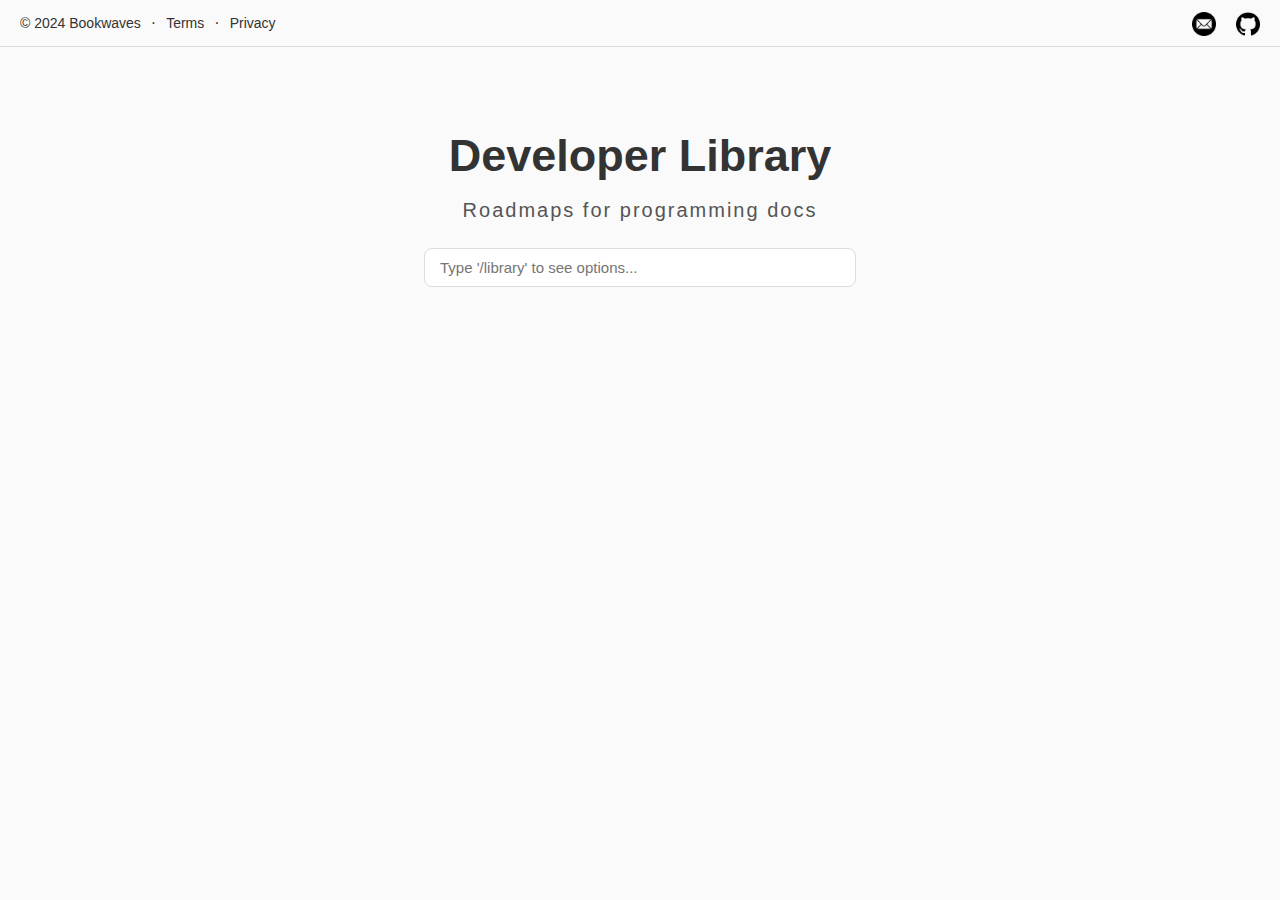
<file: index.html>
<!DOCTYPE html>
<html lang="en">
  <head>
    <meta charset="UTF-8" />
    <meta name="viewport" content="width=device-width, initial-scale=1.0" />
    <title>Bookwaves</title>
    <link rel="stylesheet" href="styles.css" />
  </head>
  <body>
    <!-- Navigation Bar -->
    <nav class="navbar">
      <div class="navbar-left">
        <a href="./index.html" class="navbar-link">© 2024 Bookwaves</a>
        <span>·</span>
        <a href="./legal/terms.html" class="navbar-link" target="_blank"
          >Terms</a
        >
        <span>·</span>
        <a href="./legal/privacy.html" class="navbar-link" target="_blank"
          >Privacy</a
        >
      </div>
      <div class="navbar-right">
        <a href="mailto:floriansamsonlup@gmail.com" class="navbar-icon"
          ><img src="./assets/email.png" alt="Email Icon" height="20px"
        /></a>
        <a href="https://github.com/Florian-Lup/bookwaves.git" class="navbar-icon" target="_blank"
          ><img src="./assets/github.png" alt="GitHub Icon" height="20px"
        /></a>
      </div>
    </nav>

    <!-- Header Section -->
    <div class="header">
      <h1>Developer Library</h1>
      <p>Roadmaps for programming docs</p>
    </div>

    <!-- Command Input -->
    <input
      type="text"
      id="commandInput"
      placeholder="Type '/library' to see options..."
      autocomplete="off"
    />

    <!-- Command Options Container -->
    <div id="commandOptionsContainer" class="hidden">
      <div class="command-search-container">
        <div class="command-search">
          <input type="text" id="searchInput" placeholder="Search..." />
        </div>
        <button id="closeButton" class="hidden">Close</button>
      </div>
      <ul id="commandOptions"></ul>
    </div>

    <!-- Tree View -->
    <ul id="treeView" class="tree hidden"></ul>

    <!-- Data and Script Files -->
    <script src="data/htmlData.js"></script>
    <script src="data/cssData.js"></script>
    <script src="data/jsData.js"></script>
    <script src="script.js"></script>
  </body>
</html>
</file>
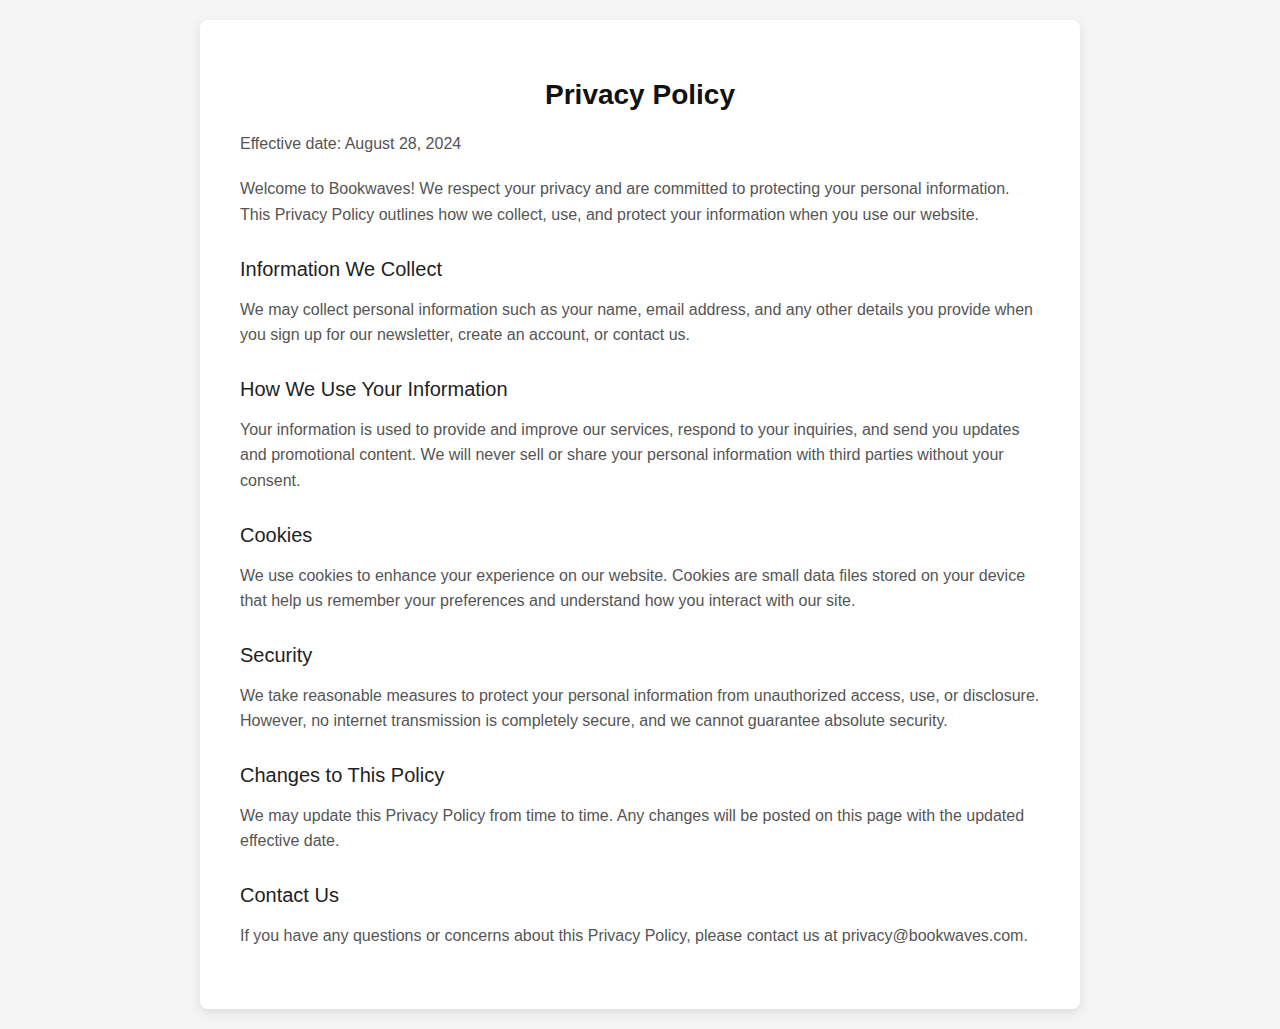
<file: legal/privacy.html>
<!DOCTYPE html>
<html lang="en">
  <head>
    <meta charset="UTF-8" />
    <meta name="viewport" content="width=device-width, initial-scale=1.0" />
    <title>Privacy Policy | Bookwaves</title>
    <link rel="stylesheet" href="./stylesLegal.css" />
  </head>
  <body>
    <div class="container">
      <h1>Privacy Policy</h1>
      <p>Effective date: August 28, 2024</p>

      <p>
        Welcome to Bookwaves! We respect your privacy and are committed to
        protecting your personal information. This Privacy Policy outlines how
        we collect, use, and protect your information when you use our website.
      </p>

      <h2>Information We Collect</h2>
      <p>
        We may collect personal information such as your name, email address,
        and any other details you provide when you sign up for our newsletter,
        create an account, or contact us.
      </p>

      <h2>How We Use Your Information</h2>
      <p>
        Your information is used to provide and improve our services, respond to
        your inquiries, and send you updates and promotional content. We will
        never sell or share your personal information with third parties without
        your consent.
      </p>

      <h2>Cookies</h2>
      <p>
        We use cookies to enhance your experience on our website. Cookies are
        small data files stored on your device that help us remember your
        preferences and understand how you interact with our site.
      </p>

      <h2>Security</h2>
      <p>
        We take reasonable measures to protect your personal information from
        unauthorized access, use, or disclosure. However, no internet
        transmission is completely secure, and we cannot guarantee absolute
        security.
      </p>

      <h2>Changes to This Policy</h2>
      <p>
        We may update this Privacy Policy from time to time. Any changes will be
        posted on this page with the updated effective date.
      </p>

      <h2>Contact Us</h2>
      <p>
        If you have any questions or concerns about this Privacy Policy, please
        contact us at privacy@bookwaves.com.
      </p>
    </div>
  </body>
</html>
</file>
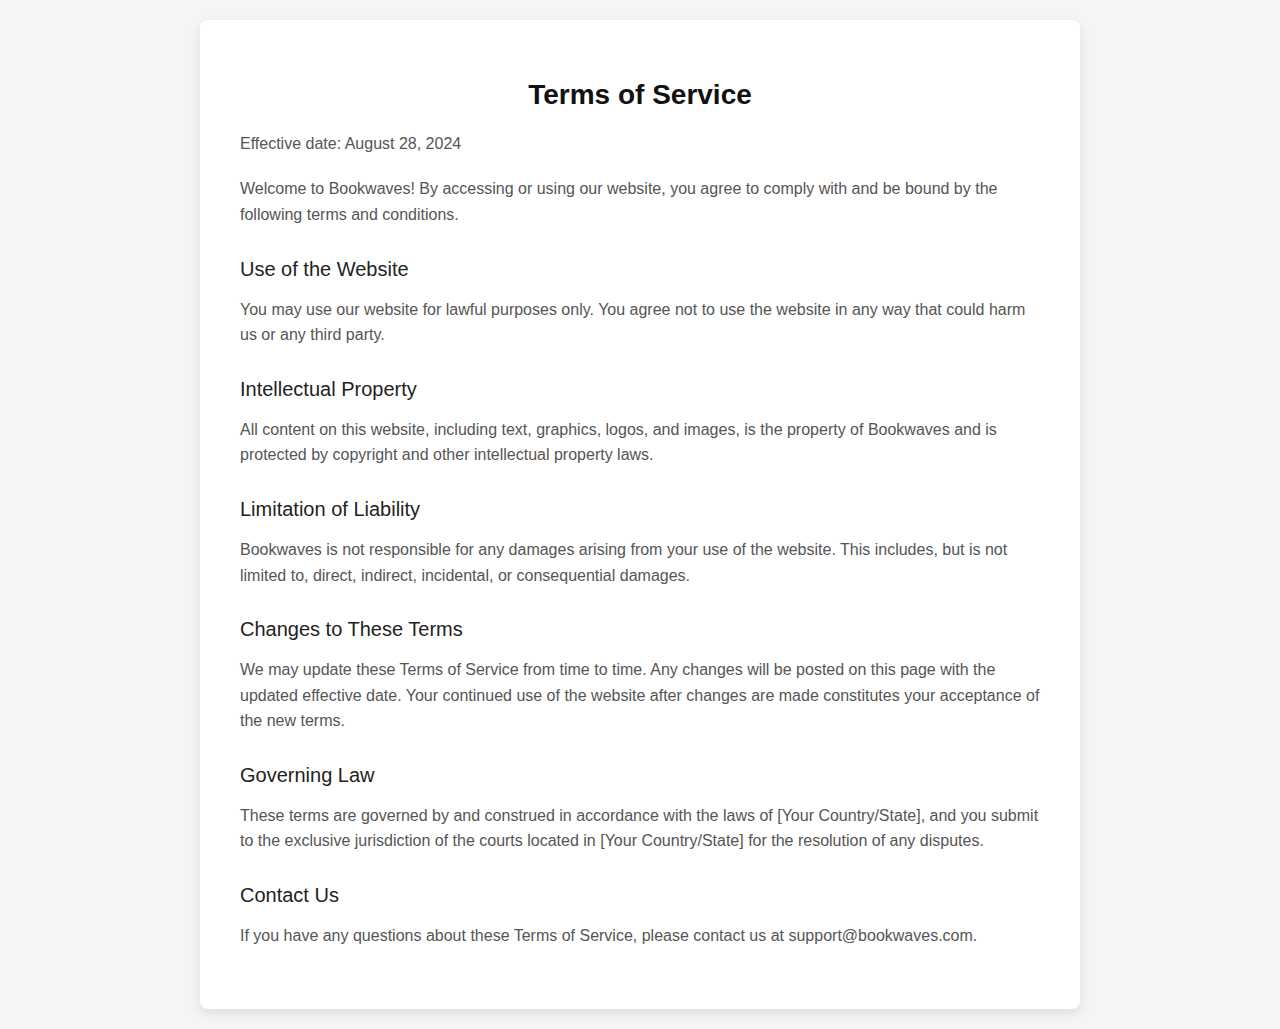
<file: legal/terms.html>
<!DOCTYPE html>
<html lang="en">
  <head>
    <meta charset="UTF-8" />
    <meta name="viewport" content="width=device-width, initial-scale=1.0" />
    <title>Terms of Service | Bookwaves</title>
    <link rel="stylesheet" href="./stylesLegal.css" />
  </head>
  <body>
    <div class="container">
      <h1>Terms of Service</h1>
      <p>Effective date: August 28, 2024</p>

      <p>
        Welcome to Bookwaves! By accessing or using our website, you agree to
        comply with and be bound by the following terms and conditions.
      </p>

      <h2>Use of the Website</h2>
      <p>
        You may use our website for lawful purposes only. You agree not to use
        the website in any way that could harm us or any third party.
      </p>

      <h2>Intellectual Property</h2>
      <p>
        All content on this website, including text, graphics, logos, and
        images, is the property of Bookwaves and is protected by copyright and
        other intellectual property laws.
      </p>

      <h2>Limitation of Liability</h2>
      <p>
        Bookwaves is not responsible for any damages arising from your use of
        the website. This includes, but is not limited to, direct, indirect,
        incidental, or consequential damages.
      </p>

      <h2>Changes to These Terms</h2>
      <p>
        We may update these Terms of Service from time to time. Any changes will
        be posted on this page with the updated effective date. Your continued
        use of the website after changes are made constitutes your acceptance of
        the new terms.
      </p>

      <h2>Governing Law</h2>
      <p>
        These terms are governed by and construed in accordance with the laws of
        [Your Country/State], and you submit to the exclusive jurisdiction of
        the courts located in [Your Country/State] for the resolution of any
        disputes.
      </p>

      <h2>Contact Us</h2>
      <p>
        If you have any questions about these Terms of Service, please contact
        us at support@bookwaves.com.
      </p>
    </div>
  </body>
</html>
</file>
<file: styles.css>
/* Base Styling */
body {
  padding-top: 60px; /* Adjust for fixed navbar height */
  font-family: -apple-system, BlinkMacSystemFont, "Segoe UI", Roboto,
    "Helvetica Neue", Arial, sans-serif;
  background-color: #fafafa;
  color: #333;
  margin: 0;
  display: flex;
  flex-direction: column;
  justify-content: flex-start;
  align-items: center;
  padding: 20px;
  line-height: 1.6;
}

/* Header Styling */
.header {
  margin-top: 100px; /* Space below navbar */
}

.header h1 {
  font-size: 45px;
  color: #333;
  margin: 0;
  font-weight: 700;
  text-align: center;
}

.header p {
  font-size: 20px;
  color: #555;
  letter-spacing: 2px;
  margin: 0 0 20px;
  text-align: center;
  max-width: 600px;
  line-height: 1.8;
}

/* Form and List Elements inherit body font */
input,
button,
ul {
  font-family: inherit;
}

/* Remove default focus outlines */
input:focus,
button:focus {
  outline: none;
}

/* Command Input */
#commandInput {
  width: 100%;
  max-width: 400px;
  padding: 10px 15px;
  font-size: 15px;
  border: 1px solid #ddd;
  border-radius: 8px;
  transition: border-color 0.3s ease, box-shadow 0.3s ease;
  margin-bottom: 20px;
}

#commandInput:focus {
  border-color: #007aff;
  box-shadow: 0 0 8px rgba(0, 122, 255, 0.3); /* Focus state with blue border and shadow */
}

/* Command Options Container */
#commandOptionsContainer {
  background-color: #fff;
  border-radius: 8px;
  box-shadow: 0 8px 24px rgba(0, 0, 0, 0.1); /* Subtle shadow for depth */
  max-width: 400px;
  width: 100%;
  padding: 15px;
  margin-bottom: 20px; /* Space between options and tree view */
}

/* Search Bar and Close Button Container */
.command-search-container {
  display: flex;
  align-items: center;
  justify-content: flex-start;
  margin-bottom: 16px;
  width: 100%; /* Full width container */
}

.command-search {
  flex-grow: 1; /* Allow the search bar to take up available space */
}

.command-search input {
  width: 100%; /* Full width input */
  padding: 7px;
  font-size: 15px;
  border: 1px solid #d1d1d6;
  border-radius: 8px;
  background-color: #f9f9f9;
  transition: background-color 0.3s ease, border-color 0.3s ease;
  box-sizing: border-box; /* Ensure padding is included in width */
}

.command-search input:focus {
  background-color: #fff;
  border-color: #007aff; /* Blue border on focus */
}

/* Close Button Styling */
#closeButton {
  padding: 7px 20px;
  font-size: 15px;
  background-color: #ff3333;
  color: #fff;
  border: none;
  border-radius: 8px;
  cursor: pointer;
  margin-left: 10px; /* Space between search bar and button */
  transition: background-color 0.3s ease;
  flex-shrink: 0; /* Prevent the button from shrinking */
}

#closeButton:hover {
  background-color: #cc0000; /* Darker red on hover */
}

/* Command Options List */
#commandOptions {
  list-style-type: none; /* Remove default list markers */
  margin: 0;
  padding: 0;
}

#commandOptions li {
  font-size: 15px;
  padding: 5px;
  color: #007aff;
  cursor: pointer;
  border-bottom: 1px solid #ddd;
  transition: background-color 0.3s ease, color 0.3s ease; /* Smooth transition on hover */
}

#commandOptions li:last-child {
  border-bottom: none; /* Remove bottom border from last item */
}

#commandOptions li:hover,
#commandOptions li.selected {
  background-color: #007aff;
  color: #fff;
  border-radius: 0 0 8px 8px; /* Rounded corners for selected item */
}

/* Tree View Container */
#treeView {
  padding: 15px;
  background-color: #fff;
  border-radius: 12px;
  max-width: 400px;
  width: 100%;
  margin-bottom: 10px;
}

/* Utility class to hide elements */
.hidden {
  display: none;
}

/* Tree Structure Styling */
.tree {
  list-style-type: none; /* Remove default list markers */
  margin: 0;
  padding: 0;
  background-color: #fff;
  border-radius: 8px;
  border: 1px solid #ddd;
  padding: 20px;
}

.tree li {
  line-height: 1.8;
  padding-left: 20px;
  position: relative;
  font-size: 14px;
  color: #555;
}

.tree li::before,
.tree li::after {
  border-color: #ddd; /* Light gray lines for structure */
}

.tree li::before {
  content: "";
  border-left: 1px solid #ddd; /* Vertical line */
  height: 100%;
}

.tree li:last-child::before {
  height: 1.5em; /* Limit vertical line height for the last node */
}

.tree li:last-child:only-child::before {
  display: none; /* Hide the vertical line for the last leaf */
}

.tree li:last-child::after {
  display: none; /* Remove the horizontal line for the last child */
}

/* Caret (toggle) Styling for Collapsible Tree Nodes */
.caret {
  cursor: pointer;
  user-select: none;
  display: inline-block;
  position: relative;
  padding-left: 15px; /* Align caret with the lines */
  color: #007bff; /* Blue caret */
}

.caret::before {
  content: "\25B6"; /* Right-pointing triangle */
  color: inherit;
  display: inline-block;
  margin-right: 6px;
  transition: transform 0.3s ease; /* Smooth rotation */
}

.caret:hover {
  color: #0056b3; /* Darker blue on hover */
}

.caret-down::before {
  transform: rotate(90deg); /* Rotate triangle when expanded */
}

/* Nested Tree Levels */
.nested {
  display: none; /* Initially hidden */
  margin-left: 20px;
  border-left: 1px solid #ddd; /* Subtle light gray border */
  padding-left: 15px;
}

/* Active class to show nested items */
.active {
  display: block;
}

ul.tree,
ul.nested {
  list-style-type: none;
  padding-left: 0;
}

/* Level-specific Borders */
.nested.level-1 {
  border-left: 1px solid #007bff; /* Blue border for first level */
}

.nested.level-2 {
  border-left: 1px solid #ff5733; /* Orange border for second level */
}

.nested.level-3 {
  border-left: 1px solid #28a745; /* Green border for third level */
}

.nested.level-4 {
  border-left: 1px solid #6f42c1; /* Purple border for fourth level */
}

/* Additional Levels if Needed */
.nested.level-5 {
  border-left: 1px solid #17a2b8; /* Teal border for fifth level */
}

.nested.level-6 {
  border-left: 1px solid #e83e8c; /* Pink border for sixth level */
}

/* Navbar Styling */
.navbar {
  width: 100%;
  background-color: #fafafa; /* Match the body background color */
  color: #333;
  display: flex;
  justify-content: space-between;
  align-items: center;
  padding: 10px 20px;
  box-sizing: border-box;
  position: fixed;
  top: 0;
  left: 0;
  z-index: 1000; /* Ensure navbar stays on top */
  border-bottom: 1px solid #ddd; /* Subtle bottom border */
}

.navbar-left {
  display: flex;
  align-items: center;
}

.navbar-link {
  color: #333;
  text-decoration: none;
  margin-right: 20px;
  font-size: 14px;
  transition: color 0.3s ease;
  line-height: 24px; /* Align text vertically with icons */
}

.navbar-link:hover {
  color: #007aff;
}

.navbar-right {
  display: flex;
  align-items: center;
}

.navbar-icon img {
  width: 24px;
  height: 24px;
  margin-left: 20px;
  transition: opacity 0.3s ease;
  display: inline-block;
  vertical-align: middle; /* Align images with text vertically */
}

.navbar-icon img:hover {
  opacity: 0.7; /* Slight fade on hover */
}

.navbar-left > span {
  margin: 0 10px;
}

.navbar-left > a {
  margin: 0;
}
</file>
<file: legal/stylesLegal.css>
/* Minimalist Styling for Legal Pages */
body {
  font-family: "Helvetica Neue", Arial, sans-serif;
  background-color: #f5f5f5;
  color: #333;
  margin: 0;
  padding: 0;
  display: flex;
  justify-content: center;
  align-items: flex-start;
  min-height: 100vh;
}

.container {
  background-color: #fff;
  padding: 40px;
  margin: 20px;
  box-shadow: 0 4px 12px rgba(0, 0, 0, 0.1);
  border-radius: 8px;
  max-width: 800px;
  width: 100%;
}

h1 {
  font-size: 28px;
  font-weight: 600;
  margin-bottom: 20px;
  color: #111;
  text-align: center;
}

h2 {
  font-size: 20px;
  font-weight: 500;
  margin-top: 30px;
  margin-bottom: 10px;
  color: #222;
}

p {
  font-size: 16px;
  line-height: 1.6;
  margin-bottom: 20px;
  color: #555;
}

a {
  color: #007aff;
  text-decoration: none;
  transition: color 0.3s ease;
}

a:hover {
  color: #005bb5;
}

@media (max-width: 600px) {
  .container {
    padding: 20px;
    margin: 10px;
  }

  h1 {
    font-size: 24px;
  }

  h2 {
    font-size: 18px;
  }

  p {
    font-size: 14px;
  }
}
</file>
